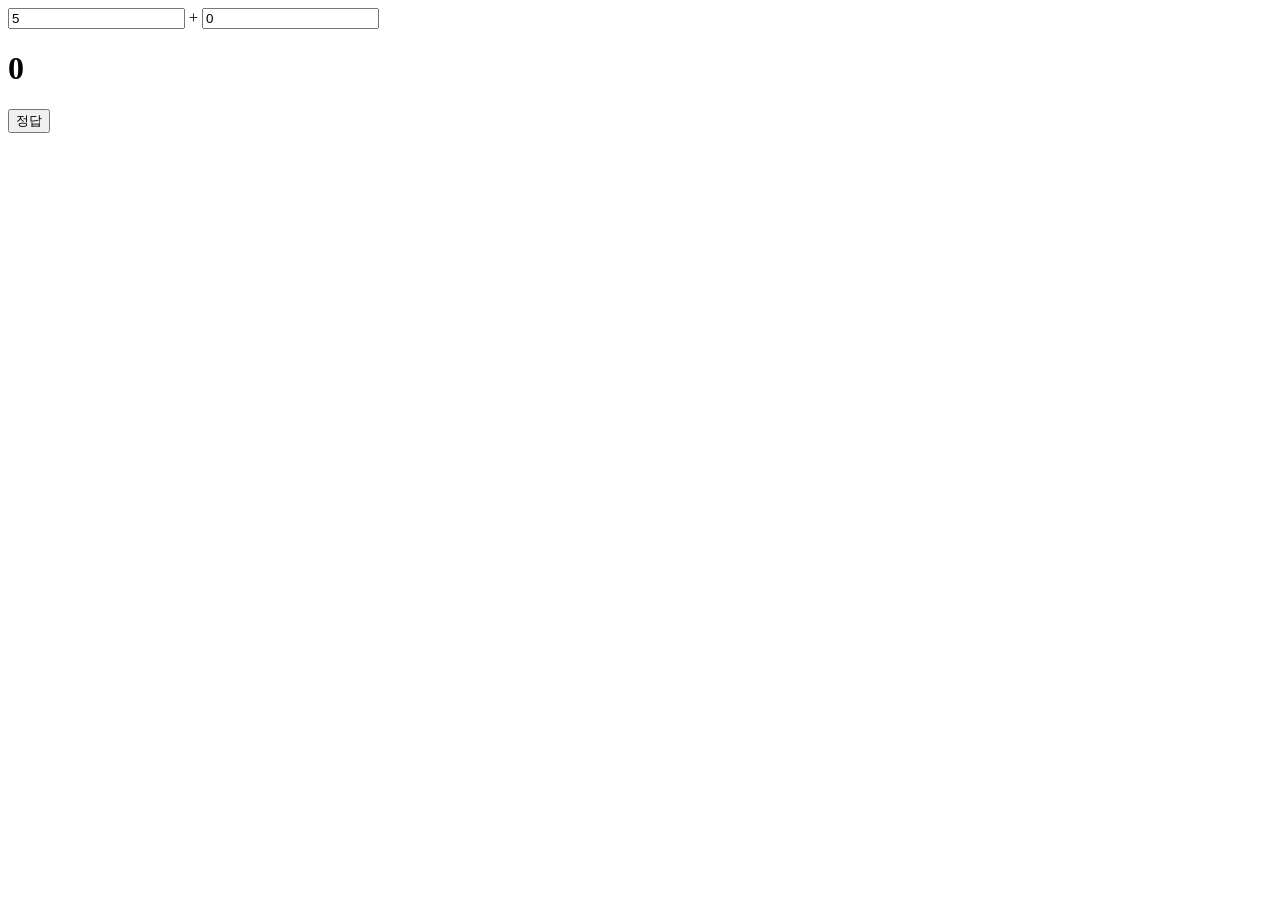
<file: section2/index.html>
<!DOCTYPE html>
<html lang="en">
<head>
    <meta charset="UTF-8">
    <meta name="viewport" content="width=device-width, initial-scale=1.0">
    <title>section2 연습</title>
</head>
<body>
    <input type="number" value="5"> +
    <input type="number" value="0">
    <h1>0</h1>
    <button>정답</button>
</body>
<script>
    const input = document.getElementsByTagName("input");
    const result = document.querySelector("h1");
    const button = document.querySelector("button");

    button.addEventListener("click", () => {
        result.innerText = Number(input[0].value) + Number(input[1].value);
    })
</script>
</html>
</file>
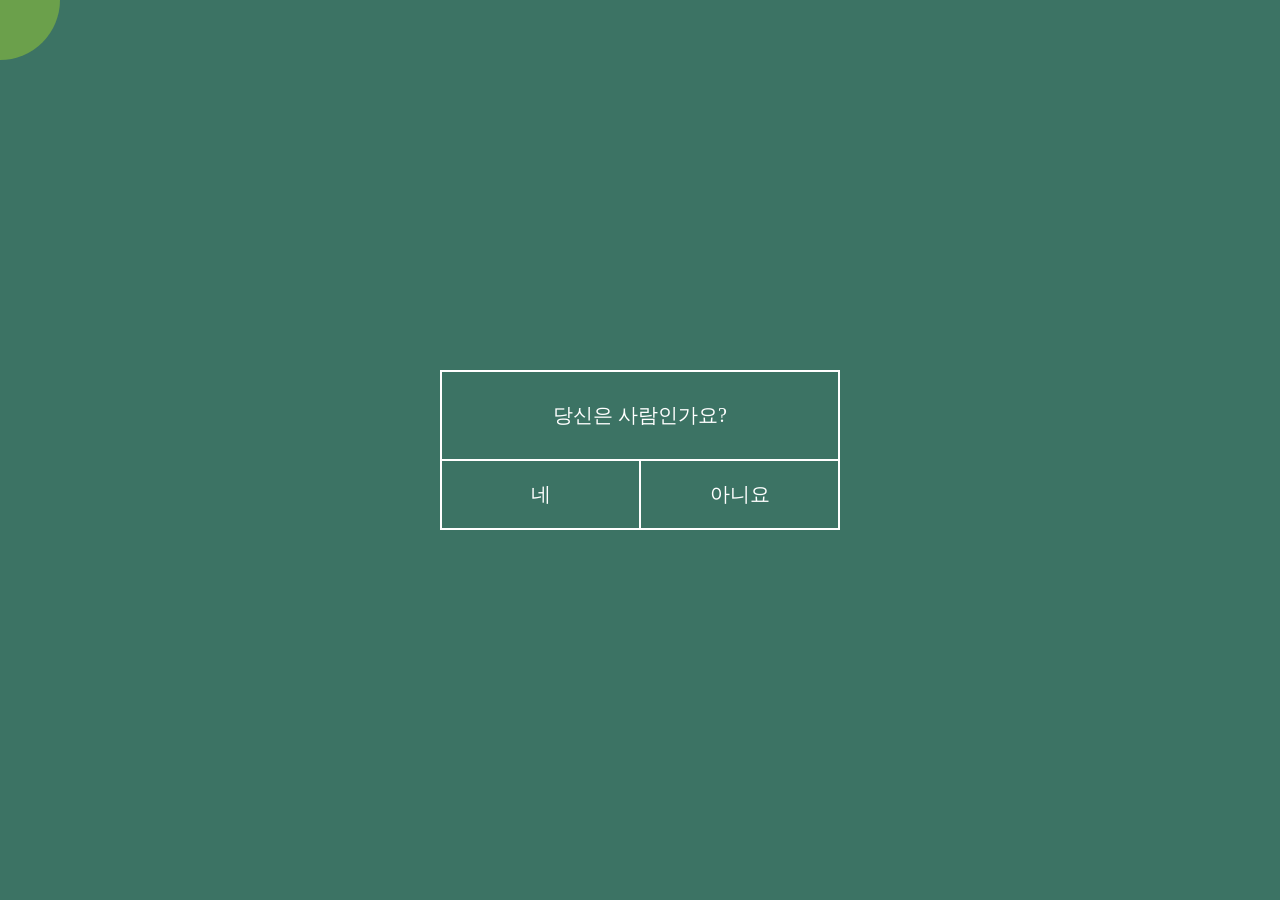
<file: section4/index.html>
<!DOCTYPE html>
<html lang="en">
<head>
    <meta charset="UTF-8">
    <meta name="viewport" content="width=device-width, initial-scale=1.0">
    <title>Document</title>
    <style>
        body {
            background-color: #3c7364;
            overflow: hidden;
        }
        .gateBox {
            position: absolute;
            top: 50%;
            left: 50%;
            transform: translate(-50%, -50%);
            font-size: 20px;
            color: #fff;
            width: 400px;
        }
        .top {
            padding: 10px 30px;
            border: 2px solid #fff;
            text-align: center;
        }
        .bottom {
            border: 2px solid #fff;
            border-top:none;
            display: flex;
            justify-content: space-evenly;
        }
        .bottom a {
            color: #fff;
            padding: 20px 0;
            width: 50%;
            text-align: center;
            text-decoration: none;
            transition: all 0.3s ease-out;
        }
        a:hover {
            background-color: #fff;
            color: black;
        }
        .line {
            border: 1px solid #fff;
        }
        .cursorItem {
            position: absolute;
            top: 200px;
            left: 200px;
            z-index : 1000;
            pointer-events: none;
        }
        .circle {
            position: fixed;
            width: 120px;
            height: 120px;
            background-color: yellowgreen;
            border-radius: 50%;
            margin :  -60px -60px;
            opacity: 0.5;
            transition: all 0.5s ease-in-out;
        }
    </style>
    <script>
        window.onload = () => {
            let x = 0,  y = 0;
            let targetX = 0, targetY = 0;
            const speed = 0.09;

            const cursorItem = document.querySelector(".cursorItem")
            const circle = cursorItem.querySelector(".circle");
            const buttonAll = document.querySelectorAll("a");

            buttonAll.forEach((item) => {
                item.addEventListener("mouseenter", () => {
                    circle.style.transform ="scale(0.3)";
                })
                item.addEventListener("mouseleave", () => {
                    circle.style.transform ="scale(1)";
                })
            })
            window.addEventListener("mousemove", (e) => {
                x = e.pageX;
                y = e.pageY;
            });

            const loop = () => {
                //console.log(x, y);
                targetX += (x - targetX) * speed;
                targetY += (y - targetY) * speed;
                //console.log(targetX, targetY);

                cursorItem.style.left = targetX + "px";
                cursorItem.style.top = targetY + "px";
                //cursorItem.style.transform = `translate3d(${targetX}px, ${targetY}px, 0)`;
                window.requestAnimationFrame(loop);
            };
            loop();
        };
    </script>
</head>
<body>
    <div class="cursorItem">
        <span class="circle"></span>
    </div>
    <div class="gateBox">
        <div class="top">
            <p>당신은 사람인가요?</p>
        </div>
        <div class="bottom">
            <a href="#yes">네</a>
            <span class="line"></span>
            <a href="#no">아니요</a>
        </div>
    </div>
</body>
</html>
</file>
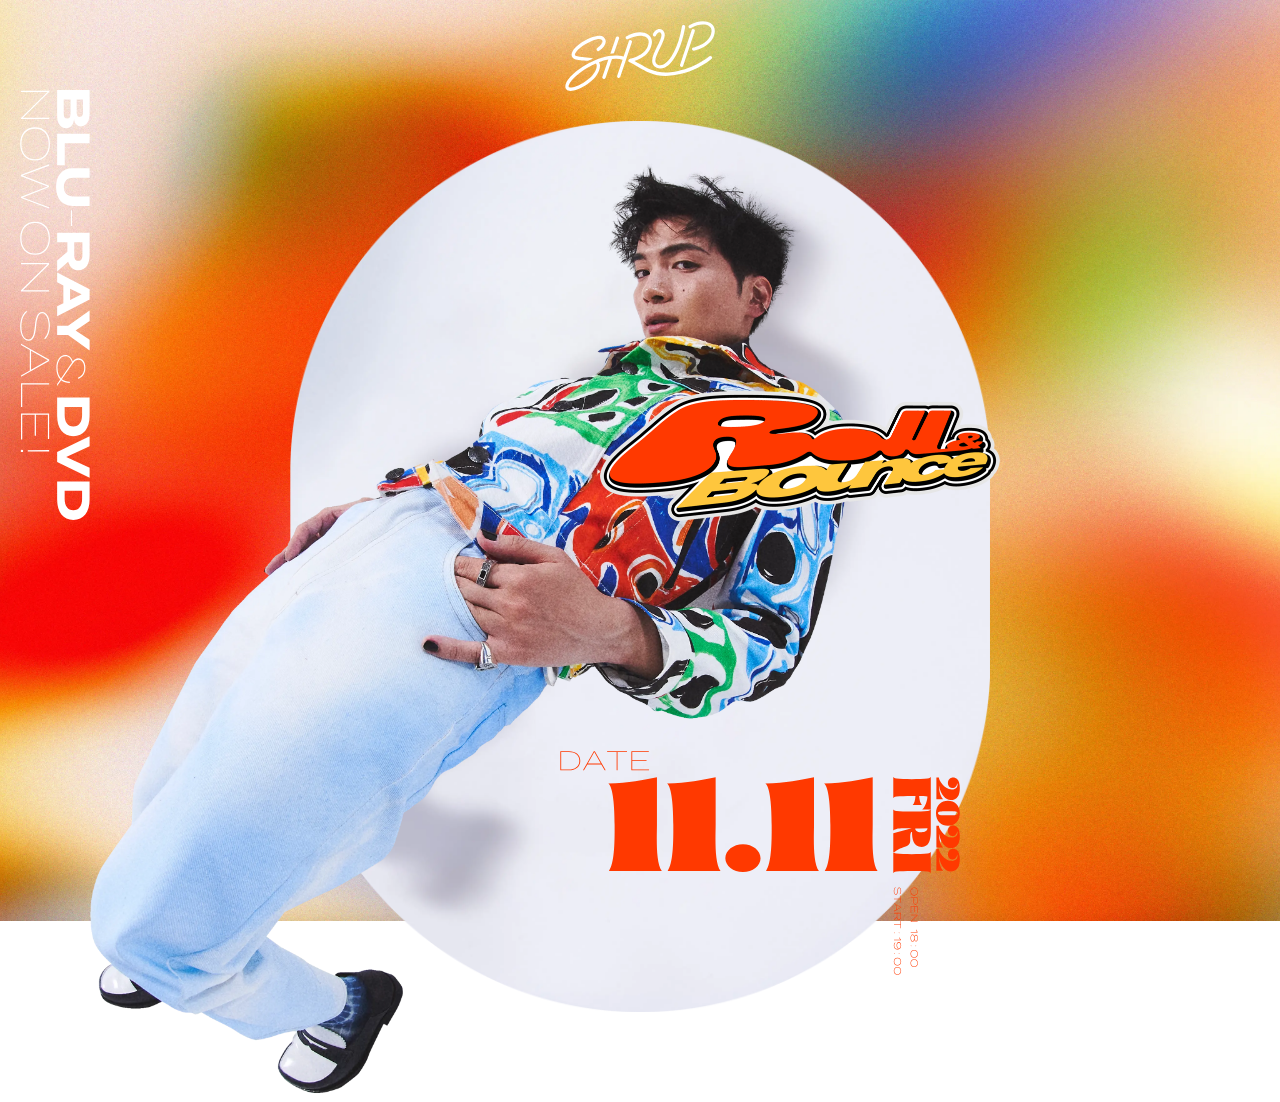
<file: section5/index.html>
<!DOCTYPE html>
<html lang="en">
<head>
    <meta charset="UTF-8">
    <meta name="viewport" content="width=device-width, initial-scale=1.0">
    <title>sirup</title>
    <link rel="stylesheet" href="./css/sirup.css">
    <script src="./js/sirup.js" defer></script>
</head>
<body>
    <h1 class="title"><img src="./images/content-logo.svg" alt=""></h1>
    
    <div class="contWrap">
        <div class="shadow"><img src="./images/content-panel-pc.webp" alt=""></div>

        <div class="date"><img src="./images/content-date-pc.svg" alt=""></div>
        
        <div class="human"><img src="./images/content-artist-pc.webp" alt=""></div>

        <div class="textImg"><img src="./images/content-rollbounce.png" alt=""></div>
    </div>

    <div class="subTitle">
        <img src="./images/album-dvd.svg" alt="">
    </div>
</body>
</html>
</file>
<file: section5/css/sirup.css>
body {
    width:  100%;
    height: 100vh;
    background:url(../images/bg-pc.webp) center center / cover no-repeat;
    padding: 0;
    margin: 0;
    overflow: hidden;
}

img {
    width: 100%;
}

.title{
    text-align: center;
}
.title img {
    width: 150px;
}
.subTitle {
    position: fixed;
    top: 10%;
    left: 20px;
}
.subTitle img{
    width: 70px;
}

.contWrap {
    position: relative;
    margin: 0 auto;
    width: 80vw;
    height: 100vh;
}

.contWrap div {
    position: absolute;
}

.shadow {
    width: 700px;
    left: 50%;
    transform:translate(-50%);
}

.date {
    width: 400px;
    left: 50%;
    top: 70%;
    transform: translateX(-20%);
}
.human {
    width: 1200px;
    left: 50%;
    transform: translateX(-50%);
}
.textImg {
    width: 400px;
    left: 50%;
    top: 30%;
    transform: translateX(-10%);
}
</file>
